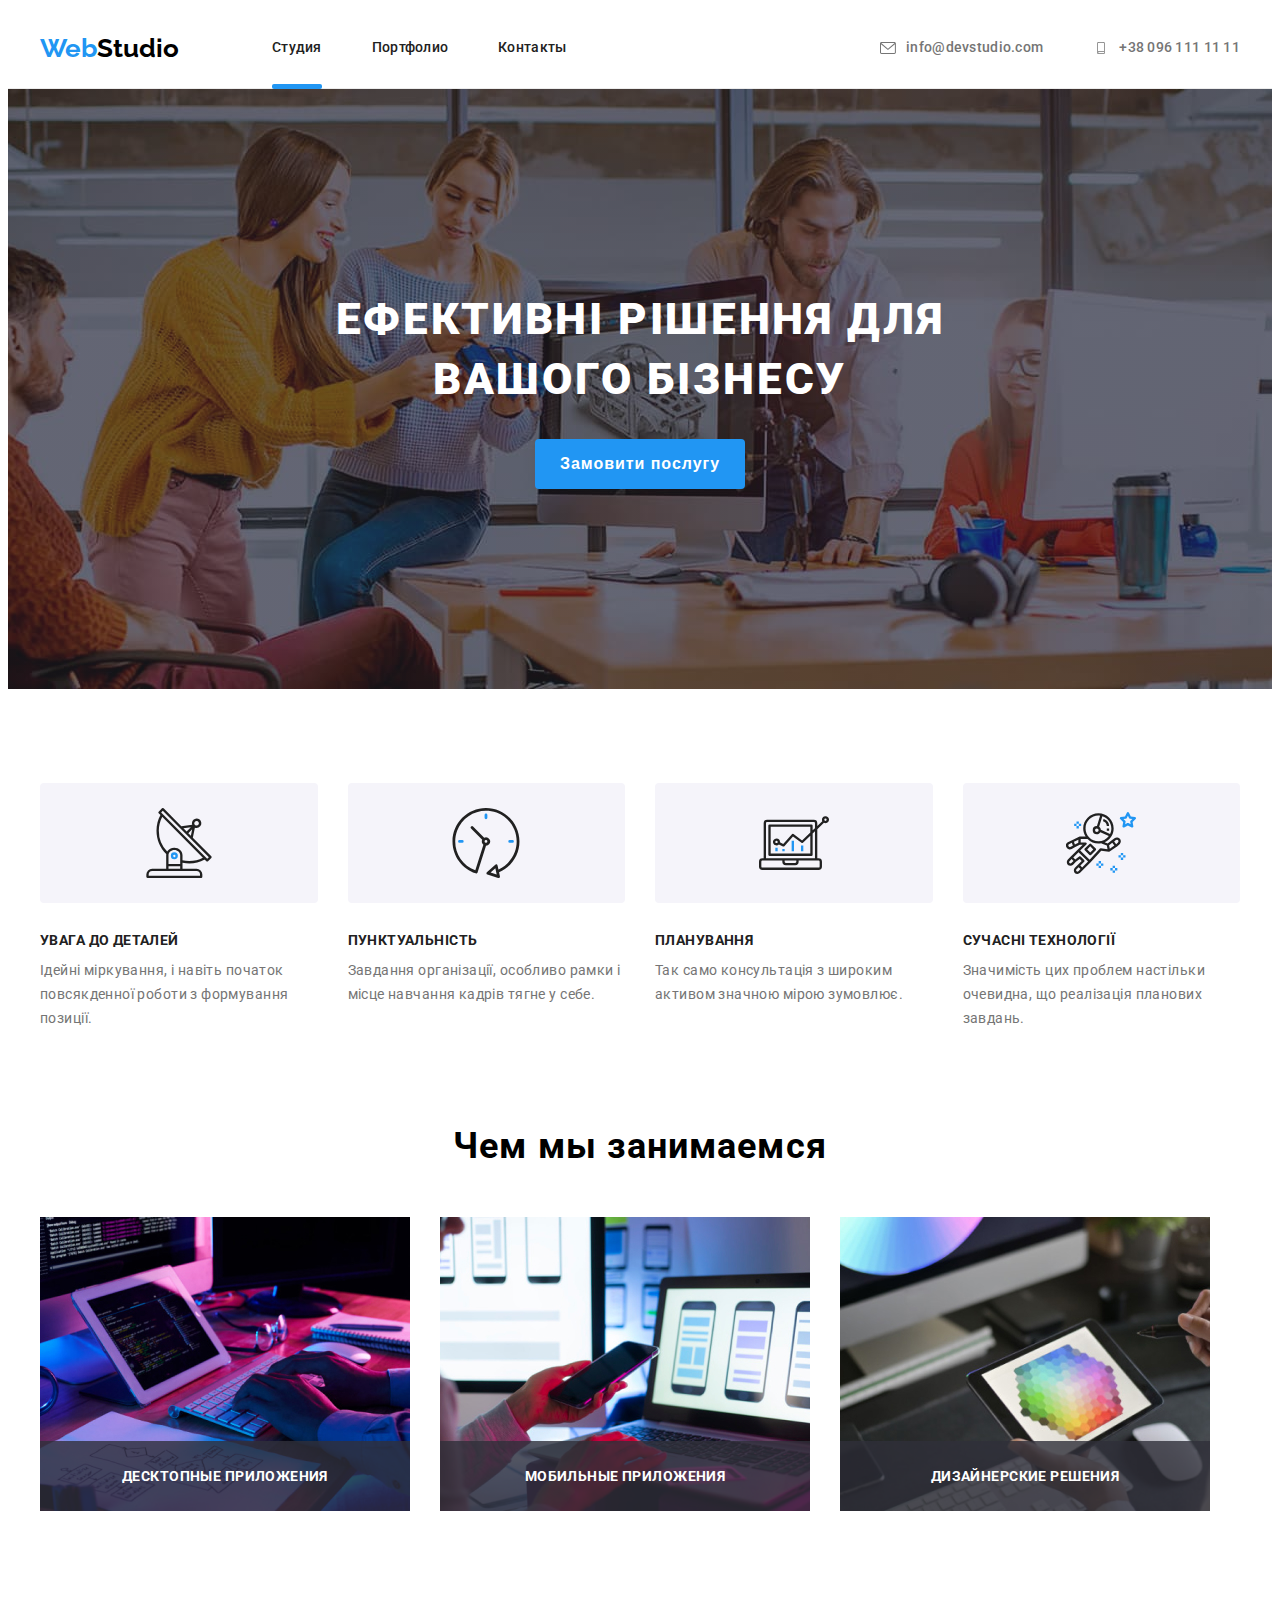
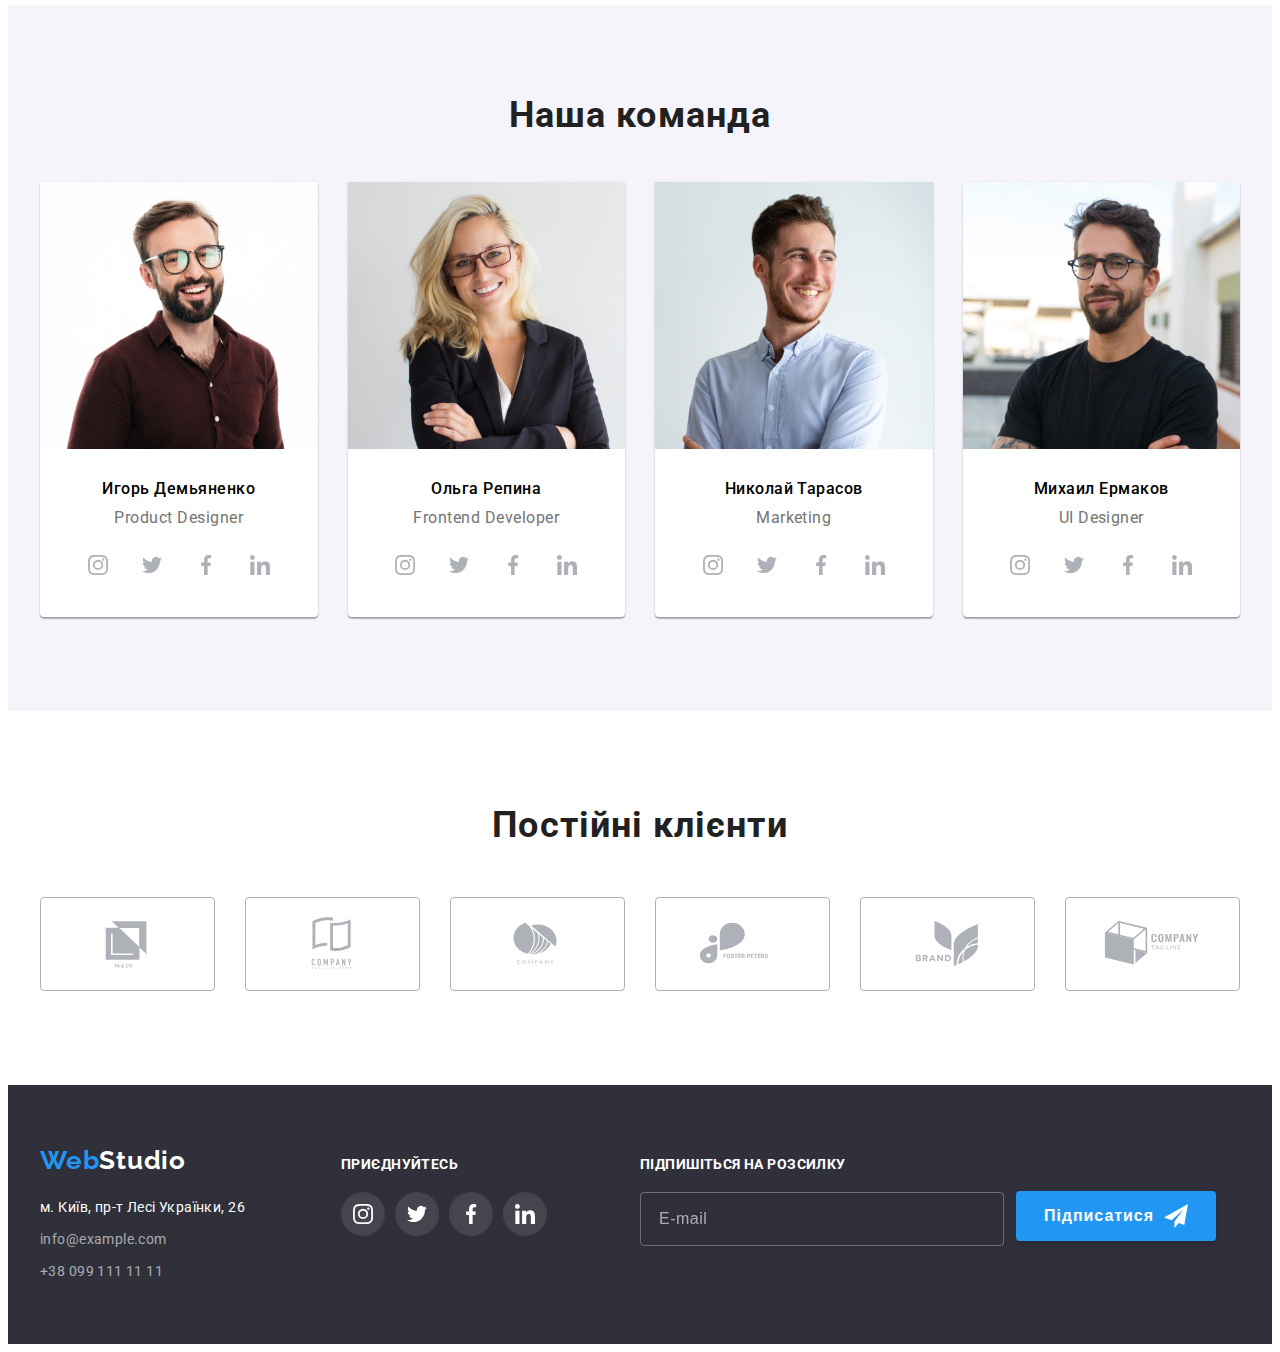
<file: index.html>
<!DOCTYPE html>
<html lang="ru">
  <head>
    <meta charset="UTF-8" />
    <meta http-equiv="X-UA-Compatible" content="IE=edge" />
    <meta name="viewport" content="width=device-width, initial-scale=1.0" />
    <title>Главная</title>
    <link rel="preconnect" href="https://fonts.googleapis.com" />
    <link rel="preconnect" href="https://fonts.gstatic.com" crossorigin />
    <link
      href="https://fonts.googleapis.com/css2?family=Raleway:wght@700&family=Roboto:wght@400;500;700;900&display=swap"
      rel="stylesheet"
    />
    <link
      rel="stylesheet"
      href="https://cdnjs.cloudflare.com/ajax/libs/modern-normalize/1.1.0/modern-normalize.min.css"
      integrity="sha512-wpPYUAdjBVSE4KJnH1VR1HeZfpl1ub8YT/NKx4PuQ5NmX2tKuGu6U/JRp5y+Y8XG2tV+wKQpNHVUX03MfMFn9Q=="
      crossorigin="anonymous"
      referrerpolicy="no-referrer"
    />
    <link rel="stylesheet" href="./css/main.min.css" />
  </head>

  <body>
    <!------------ Шапка сайта ------------>

    <header class="page-header">
      <div class="container page-header__wrapper">
        <a class="logo decor" href="./index.html"> <span class="logo__accent">Web</span>Studio</a>
        <nav class="site-nav">
          <ul class="list-style site-nav__list">
            <li class="site-nav__item">
              <a class="site-nav__link current" href="./index.html">Студия</a>
            </li>
            <li class="site-nav__item">
              <a class="site-nav__link" href="./portfolio.html">Портфолио</a>
            </li>
            <li class="site-nav__item">
              <a class="site-nav__link" href="">Контакты</a>
            </li>
          </ul>
        </nav>

        <ul class="list-style contacts">
          <li class="contacts__list">
            <a class="contacts__link" href="mailto:info@devstudio.com">
              <svg class="contacts__icon" width="16" height="12">
                <use href="./images/symbol-defs.svg#icon-email"></use>
              </svg>
              info@devstudio.com</a
            >
          </li>
          <li class="contacts__list">
            <a class="contacts__link" href="tel:+380961111111"
              ><svg class="contacts__icon" width="16" height="12">
                <use href="./images/symbol-defs.svg#icon-smartphone"></use>
              </svg>
              +38 096 111 11 11</a
            >
          </li>
        </ul>

        <!---------- mobile-menu ---------->

        <div>
          <button type="button" class="menu-button__open">
            <svg class="button__icon" width="40" height="40">
              <use href="./images/symbol-defs.svg#icon-menu-open"></use>
            </svg>
          </button>
        </div>
        <div class="mobile-menu is-hidden">
          <div class="container">
            <div class="mobile-menu__top">
              <button type="button" class="menu-button__close">
                <svg class="menu-button__icon" width="40" height="40">
                  <use href="./images/symbol-defs.svg#icon-menu-close"></use>
                </svg>
              </button>
              <nav class="mobile-nav">
                <ul class="list-style mobile-nav__list">
                  <li class="mobile-nav__item">
                    <a class="mobile-nav__link mob-current" href="./index.html">Студия</a>
                  </li>
                  <li class="mobile-nav__item">
                    <a class="mobile-nav__link" href="./portfolio.html">Портфолио</a>
                  </li>
                  <li class="mobile-nav__item">
                    <a class="mobile-nav__link" href="">Контакты</a>
                  </li>
                </ul>
              </nav>
            </div>
            <div class="mobile-menu__bottom">
              <ul class="list-style mobile-contacts">
                <li class="mobile-contacts__list">
                  <a class="mobile-contacts__tel" href="tel:+380961111111"> +38 096 111 11 11</a>
                </li>

                <li class="mobile-contacts__list">
                  <a class="mobile-contacts__link" href="mailto:info@devstudio.com">
                    info@devstudio.com</a
                  >
                </li>
              </ul>
              <ul class="mobile-soc">
                <li class="mobile-soc__item">
                  <a class="mobile-soc__link" href="">Instagram</a>
                </li>
                <li class="mobile-soc__item">
                  <a class="mobile-soc__link" href="">Twitter</a>
                </li>
                <li class="mobile-soc__item">
                  <a class="mobile-soc__link" href="">Facebook</a>
                </li>
                <li class="mobile-soc__item">
                  <a class="mobile-soc__link" href="">LinkedIn</a>
                </li>
              </ul>
            </div>
          </div>
        </div>
      </div>
    </header>

    <!------------ Основной контент ------------>

    <main>
      <section class="overlay">
        <div class="container hero-section">
          <h1 class="hero-section__title">
            Ефективні рішення для<br />
            вашого бізнесу
          </h1>
          <button data-modal-open type="button" class="hero-section__button">
            Замовити послугу
          </button>
        </div>
      </section>

      <!------------ skill-section ------------>

      <section class="section">
        <div class="container skill-section">
          <h2 hidden>Скрытый заголовок</h2>
          <ul class="skill-section__list">
            <li class="skill-section__item">
              <div class="skill-section__wrapper">
                <svg class="skill-section__icon" width="70" height="70">
                  <use href="./images/symbol-defs.svg#icon-antenna"></use>
                </svg>
              </div>
              <h3 class="skill-section__title">УВАГА ДО ДЕТАЛЕЙ</h3>
              <p class="skill-section__text">
                Ідейні міркування, і навіть початок повсякденної роботи з формування позиції.
              </p>
            </li>
            <li class="skill-section__item">
              <div class="skill-section__wrapper">
                <svg class="skill-section__icon" width="70" height="70">
                  <use href="./images/symbol-defs.svg#icon-clock"></use>
                </svg>
              </div>
              <h3 class="skill-section__title">ПУНКТУАЛЬНІСТЬ</h3>
              <p class="skill-section__text">
                Завдання організації, особливо рамки і місце навчання кадрів тягне у себе.
              </p>
            </li>
            <li class="skill-section__item">
              <div class="skill-section__wrapper">
                <svg class="skill-section__icon" width="70" height="70">
                  <use href="./images/symbol-defs.svg#icon-diagram" width="70" height="70"></use>
                </svg>
              </div>
              <h3 class="skill-section__title">ПЛАНУВАННЯ</h3>
              <p class="skill-section__text">
                Так само консультація з широким активом значною мірою зумовлює.
              </p>
            </li>
            <li class="skill-section__item">
              <div class="skill-section__wrapper">
                <svg class="skill-section__icon" width="70" height="70">
                  <use href="./images/symbol-defs.svg#icon-astronaut" width="70" height="70"></use>
                </svg>
              </div>
              <h3 class="skill-section__title">СУЧАСНІ ТЕХНОЛОГІЇ</h3>
              <p class="skill-section__text">
                Значимість цих проблем настільки очевидна, що реалізація планових завдань.
              </p>
            </li>
          </ul>
        </div>
      </section>

      <!------------ work-section ------------>

      <section class="work-section section">
        <div class="container">
          <h2 class="work-section__title">Чем мы занимаемся</h2>
          <ul class="list-style">
            <li class="work-section__item">
              <picture>
                <source srcset="./images/work-pc.jpg 1x, ./images/work-pc-x2.jpg 2x" />
                <img
                  src="./images/work-pc.jpg"
                  alt="Программист работающий в офисе"
                  width="370px"
                  height="294px"
                />
              </picture>

              <div class="work-section__wrapper">
                <p class="work-section__text">Десктопные приложения</p>
              </div>
            </li>
            <li class="work-section__item">
              <picture>
                <source srcset="./images/work-notebook.jpg 1x, ./images/work-notebook-x2.jpg 2x" />
                <img
                  src="./images/work-notebook.jpg"
                  alt="Дизайнеры разрабатываю мобильное приложение"
                  width="370px"
                  height="294px"
                />
              </picture>

              <div class="work-section__wrapper">
                <p class="work-section__text">Мобильные приложения</p>
              </div>
            </li>
            <li class="work-section__item">
              <picture>
                <source srcset="./images/work-tablet.jpg 1x, ./images/work-tablet-x2.jpg 2x" />
                <img
                  src="./images/work-tablet.jpg"
                  alt="Веб дизайн и выбор рабочего цвета"
                  width="370px"
                  height="294px"
                />
              </picture>

              <div class="work-section__wrapper">
                <p class="work-section__text">Дизайнерские решения</p>
              </div>
            </li>
          </ul>
        </div>
      </section>

      <!------------ team-section ------------>

      <section class="team-section section">
        <div class="container">
          <h2 class="team-section__title">Наша команда</h2>
          <ul class="list-style team-section__list">
            <li class="team-section__item">
              <picture>
                <source
                  srcset="./images/igor.jpg 1x, ./images/igor-x2.jpg 2x"
                  media="(min-width: 1200px)"
                />
                <source
                  srcset="./images/igor-tab.jpg 1x, ./images/igor-tab-x2.jpg 2x"
                  media="(min-width: 768px)"
                />
                <source
                  srcset="./images/igor-mob.jpg 1x, ./images/igor-mob-x2.jpg 2x"
                  media="(max-width: 767px)"
                />
                <img
                  class="team-section__image"
                  src="./images/igor-mob.jpg"
                  alt="Игорь Демьяненко"
                  width="450px"
                  height="460px"
                />
              </picture>

              <div class="team-section__wrapper">
                <h3 class="team-section__person">Игорь Демьяненко</h3>
                <p class="team-section__text">Product Designer</p>

                <ul class="social-link">
                  <li class="social-link__list">
                    <a class="social-link__item" href="#"
                      ><svg class="social-icon-style" width="20" height="20">
                        <use href="./images/symbol-defs.svg#icon-instagram"></use>
                      </svg>
                    </a>
                  </li>
                  <li class="social-link__list">
                    <a class="social-link__item" href="#"
                      ><svg class="social-link__icon" width="20" height="20">
                        <use href="./images/symbol-defs.svg#icon-twitter"></use>
                      </svg>
                    </a>
                  </li>
                  <li class="social-link__list">
                    <a class="social-link__item" href="#"
                      ><svg class="social-link__icon" width="20" height="20">
                        <use href="./images/symbol-defs.svg#icon-facebook"></use>
                      </svg>
                    </a>
                  </li>
                  <li class="social-link__list">
                    <a class="social-link__item" href="#"
                      ><svg class="social-link__icon" width="20" height="20">
                        <use href="./images/symbol-defs.svg#icon-linkedin"></use>
                      </svg>
                    </a>
                  </li>
                </ul>
              </div>
            </li>

            <li class="team-section__item">
              <picture>
                <source
                  srcset="./images/olga.jpg 1x, ./images/olga-x2.jpg 2x"
                  media="(min-width: 1200px)"
                />
                <source
                  srcset="./images/olga-tab.jpg 1x, ./images/olga-tab-x2.jpg 2x"
                  media="(min-width: 768px)"
                />
                <source
                  srcset="./images/olga-mob.jpg 1x, ./images/olga-mob-x2.jpg 2x"
                  media="(max-width: 767px)"
                />
                <img
                  class="team-section__image"
                  src="./images/olga-mob.jpg"
                  alt="Ольга Репина"
                  width="450px"
                  height="460px"
                />
              </picture>

              <div class="team-section__wrapper">
                <h3 class="team-section__person">Ольга Репина</h3>
                <p class="team-section__text">Frontend Developer</p>

                <ul class="social-link">
                  <li class="social-link__list">
                    <a class="social-link__item" href="#"
                      ><svg class="social-link__icon" width="20" height="20">
                        <use href="./images/symbol-defs.svg#icon-instagram"></use>
                      </svg>
                    </a>
                  </li>
                  <li class="social-link__list">
                    <a class="social-link__item" href="#"
                      ><svg class="social-link__icon" width="20" height="20">
                        <use href="./images/symbol-defs.svg#icon-twitter"></use>
                      </svg>
                    </a>
                  </li>
                  <li class="social-link__list">
                    <a class="social-link__item" href="#"
                      ><svg class="social-link__icon" width="20" height="20">
                        <use href="./images/symbol-defs.svg#icon-facebook"></use>
                      </svg>
                    </a>
                  </li>
                  <li class="social-link__list">
                    <a class="social-link__item" href="#"
                      ><svg class="social-link__icon" width="20" height="20">
                        <use href="./images/symbol-defs.svg#icon-linkedin"></use>
                      </svg>
                    </a>
                  </li>
                </ul>
              </div>
            </li>

            <li class="team-section__item">
              <picture>
                <source
                  srcset="./images/nikolai.jpg 1x, ./images/nikolai-x2.jpg 2x"
                  media="(min-width: 1200px)"
                />
                <source
                  srcset="./images/nikolai-tab.jpg 1x, ./images/nikolai-tab-x2.jpg 2x"
                  media="(min-width: 768px)"
                />
                <source
                  srcset="./images/nikolai-mob.jpg 1x, ./images/nikolai-mob-x2.jpg 2x"
                  media="(max-width: 767px)"
                />
                <img
                  class="team-section__image"
                  src="./images/nikolai-mob.jpg"
                  alt="Николай Тарасов"
                  width="450px"
                  height="460px"
                />
              </picture>

              <div class="team-section__wrapper">
                <h3 class="team-section__person">Николай Тарасов</h3>
                <p class="team-section__text">Marketing</p>

                <ul class="social-link">
                  <li class="social-link__list">
                    <a class="social-link__item" href="#"
                      ><svg class="social-link__icon" width="20" height="20">
                        <use href="./images/symbol-defs.svg#icon-instagram"></use>
                      </svg>
                    </a>
                  </li>
                  <li class="social-link__list">
                    <a class="social-link__item" href="#"
                      ><svg class="social-link__icon" width="20" height="20">
                        <use href="./images/symbol-defs.svg#icon-twitter"></use>
                      </svg>
                    </a>
                  </li>
                  <li class="social-link__list">
                    <a class="social-link__item" href="#"
                      ><svg class="social-link__icon" width="20" height="20">
                        <use href="./images/symbol-defs.svg#icon-facebook"></use>
                      </svg>
                    </a>
                  </li>
                  <li class="social-link__list">
                    <a class="social-link__item" href="#"
                      ><svg class="social-link__icon" width="20" height="20">
                        <use href="./images/symbol-defs.svg#icon-linkedin"></use>
                      </svg>
                    </a>
                  </li>
                </ul>
              </div>
            </li>

            <li class="team-section__item">
              <picture>
                <source
                  srcset="./images/mihail.jpg 1x, ./images/mihail-x2.jpg 2x"
                  media="(min-width: 1200px)"
                />
                <source
                  srcset="./images/mihail-tab.jpg 1x, ./images/mihail-tab-x2.jpg 2x"
                  media="(min-width: 768px)"
                />
                <source
                  srcset="./images/mihail-mob.jpg 1x, ./images/mihail-mob-x2.jpg 2x"
                  media="(max-width: 767px)"
                />
                <img
                  class="team-section__image"
                  src="./images/mihail-mob.jpg"
                  alt="Михаил Ермаков"
                  width="450px"
                  height="460px"
                />
              </picture>

              <div class="team-section__wrapper">
                <h3 class="team-section__person">Михаил Ермаков</h3>
                <p class="team-section__text">UI Designer</p>

                <ul class="social-link">
                  <li class="social-link__list">
                    <a class="social-link__item" href="#"
                      ><svg class="social-link__icon" width="20" height="20">
                        <use href="./images/symbol-defs.svg#icon-instagram"></use>
                      </svg>
                    </a>
                  </li>
                  <li class="social-link__list">
                    <a class="social-link__item" href="#"
                      ><svg class="social-link__icon" width="20" height="20">
                        <use href="./images/symbol-defs.svg#icon-twitter"></use>
                      </svg>
                    </a>
                  </li>
                  <li class="social-link__list">
                    <a class="social-link__item" href="#"
                      ><svg class="social-link__icon" width="20" height="20">
                        <use href="./images/symbol-defs.svg#icon-facebook"></use>
                      </svg>
                    </a>
                  </li>
                  <li class="social-link__list">
                    <a class="social-link__item" href="#"
                      ><svg class="social-link__icon" width="20" height="20">
                        <use href="./images/symbol-defs.svg#icon-linkedin"></use>
                      </svg>
                    </a>
                  </li>
                </ul>
              </div>
            </li>
          </ul>
        </div>
      </section>

      <!------------ clients section ------------>

      <section class="section clients-section">
        <div class="container">
          <h2 class="clients-section__title">Постійні клієнти</h2>
          <ul class="list-style clients-section__list">
            <li class="clients-section__item">
              <a class="clients-section__link" href="#">
                <svg class="clients-section__icon" width="106" height="60">
                  <use href="./images/symbol-defs.svg#icon-Logo"></use>
                </svg>
              </a>
            </li>

            <li class="clients-section__item">
              <a class="clients-section__link" href="#"
                ><svg class="clients-section__icon" width="106" height="60">
                  <use href="./images/symbol-defs.svg#icon-Logo-1"></use>
                </svg>
              </a>
            </li>

            <li class="clients-section__item">
              <a class="clients-section__link" href="#"
                ><svg class="clients-section__icon" width="106" height="60">
                  <use href="./images/symbol-defs.svg#icon-Logo-2"></use>
                </svg>
              </a>
            </li>

            <li class="clients-section__item">
              <a class="clients-section__link" href="#"
                ><svg class="clients-section__icon" width="106" height="60">
                  <use href="./images/symbol-defs.svg#icon-Logo-3"></use>
                </svg>
              </a>
            </li>

            <li class="clients-section__item">
              <a class="clients-section__link" href="#"
                ><svg class="clients-section__icon" width="106" height="60">
                  <use href="./images/symbol-defs.svg#icon-Logo-4"></use>
                </svg>
              </a>
            </li>

            <li class="clients-section__item">
              <a class="clients-section__link" href="#"
                ><svg class="clients-section__icon" width="106" height="60">
                  <use href="./images/symbol-defs.svg#icon-Logo-5"></use>
                </svg>
              </a>
            </li>
          </ul>
        </div>
      </section>
    </main>

    <!------------ Футер ------------>

    <footer class="section footer-section">
      <div class="container">
        <div class="footer-wrapper">
          <div class="footer-section__item">
            <a class="footer-logo" href="./index.html"
              ><span class="footer-logo__accent">Web</span>Studio</a
            >
            <address class="footer-adress">
              <ul class="list-style footer-adress__list">
                <li class="footer-adress__item">
                  <a class="footer-adress__link" href="https://bit.ly/3pXMvUd"
                    ><span class="footer-adress__nav">м. Київ, пр-т Лесі Українки, 26</span></a
                  >
                </li>
                <li class="footer-adress__item">
                  <a class="footer-adress__link" href="mailto:info@example.com"
                    ><span class="footer-adress__contacts">info@example.com</span></a
                  >
                </li>
                <li class="footer-adress__item">
                  <a class="footer-adress__link" href="tel:+380991111111"
                    ><span class="footer-adress__contacts">+38 099 111 11 11</span></a
                  >
                </li>
              </ul>
            </address>
          </div>

          <div class="footer-soclink">
            <h2 class="footer-soclink__text">приєднуйтесь</h2>
            <ul class="footer-soclink__list">
              <li class="footer-soclink__item">
                <a class="footer-soclink__link" href="#"
                  ><svg class="footer-soclink__icon" width="20" height="20">
                    <use href="./images/symbol-defs.svg#icon-instagram"></use>
                  </svg>
                </a>
              </li>
              <li class="footer-soclink__item">
                <a class="footer-soclink__link" href="#"
                  ><svg class="footer-soclink__icon" width="20" height="20">
                    <use href="./images/symbol-defs.svg#icon-twitter"></use>
                  </svg>
                </a>
              </li>
              <li class="footer-soclink__item">
                <a class="footer-soclink__link" href="#"
                  ><svg class="footer-soclink__icon" width="20" height="20">
                    <use href="./images/symbol-defs.svg#icon-facebook"></use>
                  </svg>
                </a>
              </li>
              <li class="footer-soclink__item">
                <a class="footer-soclink__link" href="#"
                  ><svg class="footer-soclink__icon" width="20" height="20">
                    <use href="./images/symbol-defs.svg#icon-linkedin"></use>
                  </svg>
                </a>
              </li>
            </ul>
          </div>
        </div>
        <form class="subscribe-form">
          <div class="subscribe-form__item">
            <label class="subscribe-form__label" for="subscribe-mail"
              >Підпишіться на розсилку</label
            >

            <input
              class="subscribe-form__input"
              type="email"
              name="email"
              id="subscribe-mail"
              placeholder="E-mail"
            />
          </div>
          <div class="subscribe-form__btn">
            <button class="subscribe-btn" type="submit">
              Підписатися
              <svg width="24" height="24">
                <use href="./images/symbol-defs.svg#icon-icon-send"></use>
              </svg>
            </button>
          </div>
        </form>
      </div>
    </footer>

    <!------------ modal ------------>

    <div class="backdrop is-hidden" data-modal>
      <div class="modal">
        <button type="button" class="modal__btn" data-modal-close>
          <svg class="button__icon" width="30" height="30">
            <use href="./images/symbol-defs.svg#icon-close"></use>
          </svg>
        </button>

        <form class="modal__form">
          <h2 class="modal__text">Залиште свої дані, ми вам передзвонимо</h2>

          <label class="modal__label" for="name">Ім'я</label>
          <div class="modal__item">
            <input class="modal__input" type="text" name="name" id="name" />
            <svg class="modal__icon" width="18" height="18">
              <use href="./images/symbol-defs.svg#icon-person-modal"></use>
            </svg>
          </div>

          <label class="modal__label" for="tel">Телефон</label>
          <div class="modal__item">
            <input class="modal__input" type="tel" name="tel" id="tel" />
            <svg class="modal__icon" width="18" height="18">
              <use href="./images/symbol-defs.svg#icon-phone-modal"></use>
            </svg>
          </div>

          <label class="modal__label" for="mail">Пошта</label>
          <div class="modal__item">
            <input class="modal__input" type="mail" name="mail" id="mail" />
            <svg class="modal__icon" width="18" height="18">
              <use href="./images/symbol-defs.svg#icon-email-modal"></use>
            </svg>
          </div>

          <label class="modal__label" for="comment">Коментар</label>
          <textarea
            class="modal__comment"
            name="comment"
            id="comment"
            placeholder="Введіть текст"
          ></textarea>

          <div class="modal-checkbox">
            <label class="modal-checkbox_label" for="privacy-policy"
              ><input
                class="modal-checkbox__input"
                type="checkbox"
                name="privacy-policy"
                id="privacy-policy"
              /><svg class="modal-checkbox__icon" width="16" height="15">
                <use href="./images/symbol-defs.svg#icon-check"></use>
              </svg>
              <svg class="modal-checkbox__icon--none" width="16" height="15">
                <use href="./images/symbol-defs.svg#icon-Vector"></use>
              </svg>
              <span class="modal-checkbox__text">Погоджуюся з розсилкою та приймаю</span>
              <a class="modal-checkbox__link" href="">Умови договору</a>
            </label>
          </div>
          <button disabled class="submit-btn" type="submit">Відправити</button>
        </form>
      </div>
    </div>
    <script src="./js/modal.js"></script>
    <script src="./js/menu.js"></script>
  </body>
</html>
</file>
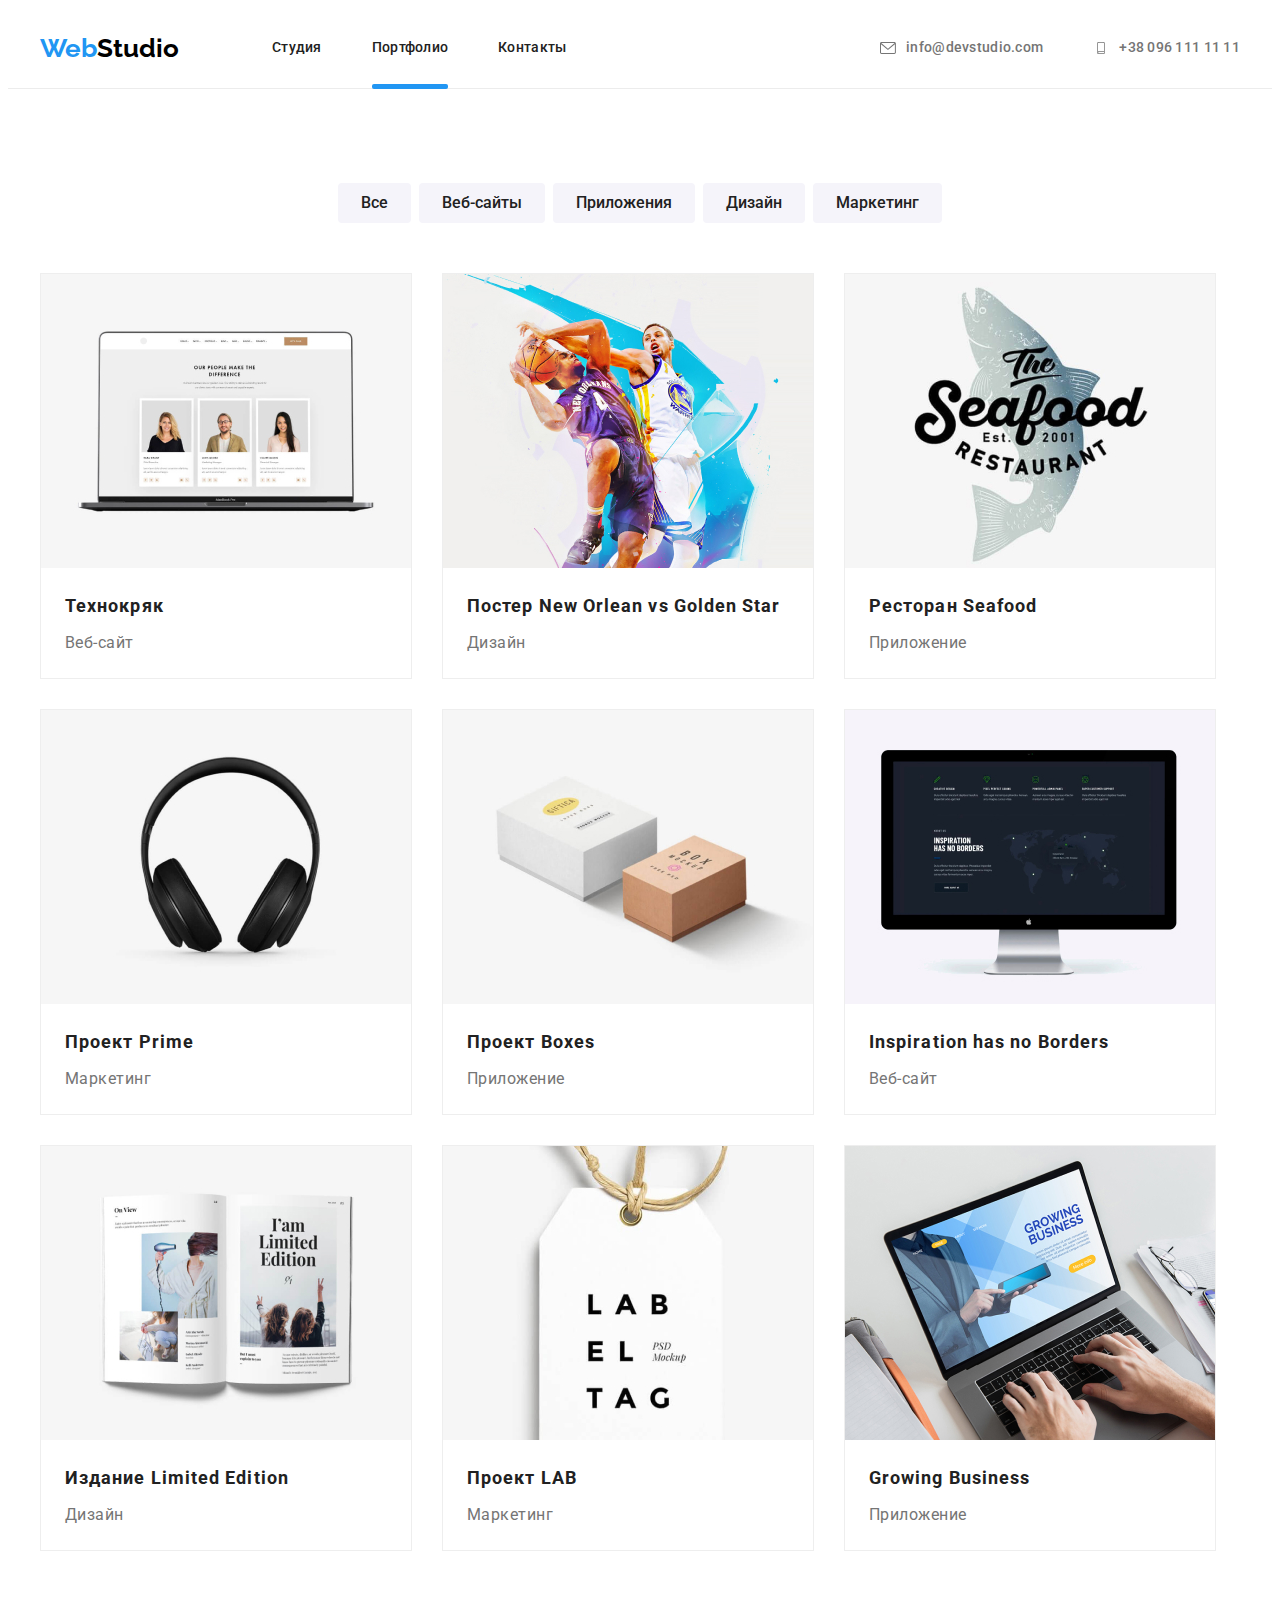
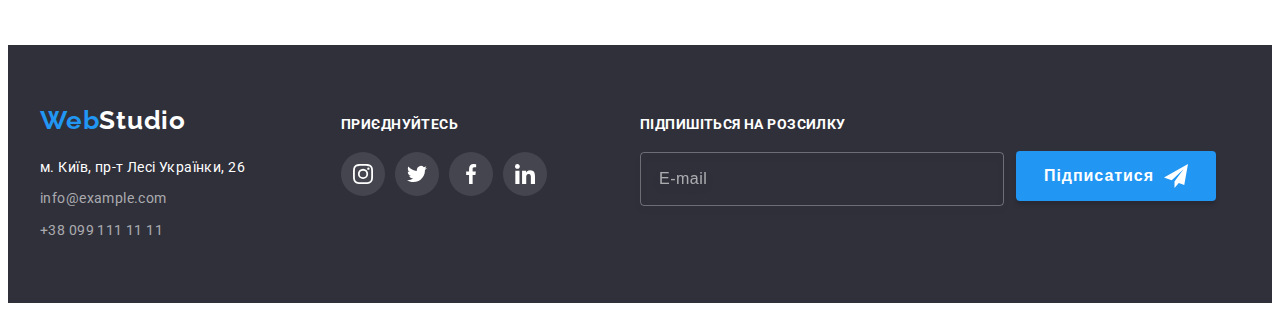
<file: portfolio.html>
<!DOCTYPE html>
<html lang="ru">
  <head>
    <meta charset="UTF-8" />
    <meta http-equiv="X-UA-Compatible" content="IE=edge" />
    <meta name="viewport" content="width=device-width, initial-scale=1.0" />
    <title>Портфолио</title>
    <link rel="preconnect" href="https://fonts.googleapis.com" />
    <link rel="preconnect" href="https://fonts.gstatic.com" crossorigin />
    <link
      href="https://fonts.googleapis.com/css2?family=Raleway:wght@700&family=Roboto:wght@400;500;700;900&display=swap"
      rel="stylesheet"
    />
    <link
      rel="stylesheet"
      href="https://cdnjs.cloudflare.com/ajax/libs/modern-normalize/1.1.0/modern-normalize.min.css"
      integrity="sha512-wpPYUAdjBVSE4KJnH1VR1HeZfpl1ub8YT/NKx4PuQ5NmX2tKuGu6U/JRp5y+Y8XG2tV+wKQpNHVUX03MfMFn9Q=="
      crossorigin="anonymous"
      referrerpolicy="no-referrer"
    />
    <link rel="stylesheet" href="./css/main.min.css" />
  </head>

  <body>
    <!------------ Шапка сайта ------------>

    <header class="page-header">
      <div class="container page-header__wrapper">
        <a class="logo decor" href="./index.html"> <span class="logo__accent">Web</span>Studio</a>
        <nav class="site-nav">
          <ul class="list-style site-nav__list">
            <li class="site-nav__item">
              <a class="site-nav__link" href="./index.html">Студия</a>
            </li>
            <li class="site-nav__item">
              <a class="site-nav__link current" href="./portfolio.html">Портфолио</a>
            </li>
            <li class="site-nav__item">
              <a class="site-nav__link" href="">Контакты</a>
            </li>
          </ul>
        </nav>

        <ul class="list-style contacts">
          <li class="contacts__list">
            <a class="contacts__link" href="mailto:info@devstudio.com">
              <svg class="contacts__icon" width="16" height="12">
                <use href="./images/symbol-defs.svg#icon-email"></use>
              </svg>
              info@devstudio.com</a
            >
          </li>
          <li class="contacts__list">
            <a class="contacts__link" href="tel:+380961111111"
              ><svg class="contacts__icon" width="16" height="12">
                <use href="./images/symbol-defs.svg#icon-smartphone"></use>
              </svg>
              +38 096 111 11 11</a
            >
          </li>
        </ul>

        <!---------- mobile-menu ---------->

        <div>
          <button type="button" class="menu-button__open">
            <svg class="button__icon" width="40" height="40">
              <use href="./images/symbol-defs.svg#icon-menu-open"></use>
            </svg>
          </button>
        </div>
        <div class="mobile-menu is-hidden">
          <div class="container">
            <div class="mobile-menu__top">
              <button type="button" class="menu-button__close">
                <svg class="menu-button__icon" width="40" height="40">
                  <use href="./images/symbol-defs.svg#icon-menu-close"></use>
                </svg>
              </button>
              <nav class="mobile-nav">
                <ul class="list-style mobile-nav__list">
                  <li class="mobile-nav__item">
                    <a class="mobile-nav__link" href="./index.html">Студия</a>
                  </li>
                  <li class="mobile-nav__item">
                    <a class="mobile-nav__link mob-current" href="./portfolio.html">Портфолио</a>
                  </li>
                  <li class="mobile-nav__item">
                    <a class="mobile-nav__link" href="">Контакты</a>
                  </li>
                </ul>
              </nav>
            </div>
            <div class="mobile-menu__bottom">
              <ul class="list-style mobile-contacts">
                <li class="mobile-contacts__list">
                  <a class="mobile-contacts__tel" href="tel:+380961111111"> +38 096 111 11 11</a>
                </li>

                <li class="mobile-contacts__list">
                  <a class="mobile-contacts__link" href="mailto:info@devstudio.com">
                    info@devstudio.com</a
                  >
                </li>
              </ul>
              <ul class="mobile-soc">
                <li class="mobile-soc__item">
                  <a class="mobile-soc__link" href="">Instagram</a>
                </li>
                <li class="mobile-soc__item">
                  <a class="mobile-soc__link" href="">Twitter</a>
                </li>
                <li class="mobile-soc__item">
                  <a class="mobile-soc__link" href="">Facebook</a>
                </li>
                <li class="mobile-soc__item">
                  <a class="mobile-soc__link" href="">LinkedIn</a>
                </li>
              </ul>
            </div>
          </div>
        </div>
      </div>
    </header>

    <!------------ Основной контент ------------>

    <main>
      <section class="section main-filter">
        <div class="container">
          <h1 hidden>Примеры работ</h1>
          <ul class="list-style main-filter__list">
            <li class="main-filter__item">
              <button type="button" class="main-filter__button">Все</button>
            </li>
            <li class="main-filter__item">
              <button type="button" class="main-filter__button">Веб-сайты</button>
            </li>
            <li class="main-filter__item">
              <button type="button" class="main-filter__button">Приложения</button>
            </li>
            <li class="main-filter__item">
              <button type="button" class="main-filter__button">Дизайн</button>
            </li>
            <li class="main-filter__item">
              <button type="button" class="main-filter__button">Маркетинг</button>
            </li>
          </ul>

          <!------------ Карточки ------------>

          <ul class="list-style card-list">
            <li class="card-list__item">
              <div class="card-list__wrapper">
                <picture>
                  <source
                    srcset="./images/techbook.jpg 1x, ./images/techbook-x2.jpg 2x"
                    media="(min-width: 1200px)"
                  />
                  <source
                    srcset="./images/techbook-tab.jpg 1x, ./images/techbook-tab-x2.jpg 2x"
                    media="(min-width: 768px)"
                  />
                  <source
                    srcset="./images/techbook-mob.jpg 1x, ./images/techbook-mob-x2.jpg 2x"
                    media="(max-width: 767px)"
                  />
                  <img
                    class="card-list__image"
                    src="./images/techbook-mob.jpg"
                    alt="Технокряк"
                    width="450px"
                    height="294px"
                  />
                </picture>

                <p class="card-list__overlay">
                  Ресурс пропонує комплексні пропозиції з різним рівнем функціоналу та сервісів. Все
                  це дозволить відвідувачу отримати вичерпні відомості про компанію чи приватну
                  особу.
                </p>
              </div>
              <div class="card-list__description">
                <h3 class="card-list__title">Технокряк</h3>
                <p class="card-list__text">Веб-сайт</p>
              </div>
            </li>

            <li class="card-list__item">
              <div class="card-list__wrapper">
                <picture>
                  <source
                    srcset="./images/poster-new-orlean.jpg 1x, ./images/poster-new-orlean-x2.jpg 2x"
                    media="(min-width: 1200px)"
                  />
                  <source
                    srcset="
                      ./images/poster-new-orlean-tab.jpg    1x,
                      ./images/poster-new-orlean-tab-x2.jpg 2x
                    "
                    media="(min-width: 768px)"
                  />
                  <source
                    srcset="
                      ./images/poster-new-orlean-mob.jpg    1x,
                      ./images/poster-new-orlean-mob-x2.jpg 2x
                    "
                    media="(max-width: 767px)"
                  />
                  <img
                    class="card-list__image"
                    src="./images/poster-new-orlean-mob.jpg"
                    alt="Постер New Orlean vs Golden Star"
                    width="450px"
                    height="294px"
                  />
                </picture>

                <p class="card-list__overlay">
                  Ресурс пропонує комплексні пропозиції з різним рівнем функціоналу та сервісів. Все
                  це дозволить відвідувачу отримати вичерпні відомості про компанію чи приватну
                  особу.
                </p>
              </div>
              <div class="card-list__description">
                <h3 class="card-list__title">Постер New Orlean vs Golden Star</h3>
                <p class="card-list__text">Дизайн</p>
              </div>
            </li>

            <li class="card-list__item">
              <div class="card-list__wrapper">
                <picture>
                  <source
                    srcset="./images/rest-seafood.jpg 1x, ./images/rest-seafood-x2.jpg 2x"
                    media="(min-width: 1200px)"
                  />
                  <source
                    srcset="./images/rest-seafood-tab.jpg 1x, ./images/rest-seafood-tab-x2.jpg 2x"
                    media="(min-width: 768px)"
                  />
                  <source
                    srcset="./images/rest-seafood-mob.jpg 1x, ./images/rest-seafood-mob-x2.jpg 2x"
                    media="(max-width: 767px)"
                  />
                  <img
                    class="card-list__image"
                    src="./images/rest-seafood-mob.jpg"
                    alt="Ресторан Seafood"
                    width="450px"
                    height="294px"
                  />
                </picture>

                <p class="card-list__overlay">
                  Ресурс пропонує комплексні пропозиції з різним рівнем функціоналу та сервісів. Все
                  це дозволить відвідувачу отримати вичерпні відомості про компанію чи приватну
                  особу.
                </p>
              </div>
              <div class="card-list__description">
                <h3 class="card-list__title">Ресторан Seafood</h3>
                <p class="card-list__text">Приложение</p>
              </div>
            </li>

            <li class="card-list__item">
              <div class="card-list__wrapper">
                <picture>
                  <source
                    srcset="./images/project-prime.jpg 1x, ./images/project-prime-x2.jpg 2x"
                    media="(min-width: 1200px)"
                  />
                  <source
                    srcset="./images/project-prime-tab.jpg 1x, ./images/project-prime-tab-x2.jpg 2x"
                    media="(min-width: 768px)"
                  />
                  <source
                    srcset="./images/project-prime-mob.jpg 1x, ./images/project-prime-mob-x2.jpg 2x"
                    media="(max-width: 767px)"
                  />
                  <img
                    class="card-list__image"
                    src="./images/project-prime-mob.jpg"
                    alt="Проект Prime"
                    width="450px"
                    height="294px"
                  />
                </picture>

                <p class="card-list__overlay">
                  Ресурс пропонує комплексні пропозиції з різним рівнем функціоналу та сервісів. Все
                  це дозволить відвідувачу отримати вичерпні відомості про компанію чи приватну
                  особу.
                </p>
              </div>
              <div class="card-list__description">
                <h3 class="card-list__title">Проект Prime</h3>
                <p class="card-list__text">Маркетинг</p>
              </div>
            </li>

            <li class="card-list__item">
              <div class="card-list__wrapper">
                <picture>
                  <source
                    srcset="./images/project-boxes.jpg 1x, ./images/project-boxes-x2.jpg 2x"
                    media="(min-width: 1200px)"
                  />
                  <source
                    srcset="./images/project-boxes-tab.jpg 1x, ./images/project-boxes-tab-x2.jpg 2x"
                    media="(min-width: 768px)"
                  />
                  <source
                    srcset="./images/project-boxes-mob.jpg 1x, ./images/project-boxes-mob-x2.jpg 2x"
                    media="(max-width: 767px)"
                  />
                  <img
                    class="card-list__image"
                    src="./images/project-boxes-mob.jpg"
                    alt="Проект Boxes"
                    width="450px"
                    height="294px"
                  />
                </picture>

                <p class="card-list__overlay">
                  Ресурс пропонує комплексні пропозиції з різним рівнем функціоналу та сервісів. Все
                  це дозволить відвідувачу отримати вичерпні відомості про компанію чи приватну
                  особу.
                </p>
              </div>
              <div class="card-list__description">
                <h3 class="card-list__title">Проект Boxes</h3>
                <p class="card-list__text">Приложение</p>
              </div>
            </li>

            <li class="card-list__item">
              <div class="card-list__wrapper">
                <picture>
                  <source
                    srcset="
                      ./images/inspiration-has-no-b.jpg    1x,
                      ./images/inspiration-has-no-b-x2.jpg 2x
                    "
                    media="(min-width: 1200px)"
                  />
                  <source
                    srcset="
                      ./images/inspiration-has-no-b-tab.jpg    1x,
                      ./images/inspiration-has-no-b-tab-x2.jpg 2x
                    "
                    media="(min-width: 768px)"
                  />
                  <source
                    srcset="
                      ./images/inspiration-has-no-b-mob.jpg    1x,
                      ./images/inspiration-has-no-b-mob-x2.jpg 2x
                    "
                    media="(max-width: 767px)"
                  />
                  <img
                    class="card-list__image"
                    src="./images/inspiration-has-no-b-mob.jpg"
                    alt="Inspiration has no Borders"
                    width="450px"
                    height="294px"
                  />
                </picture>

                <p class="card-list__overlay">
                  Ресурс пропонує комплексні пропозиції з різним рівнем функціоналу та сервісів. Все
                  це дозволить відвідувачу отримати вичерпні відомості про компанію чи приватну
                  особу.
                </p>
              </div>
              <div class="card-list__description">
                <h3 class="card-list__title">Inspiration has no Borders</h3>
                <p class="card-list__text">Веб-сайт</p>
              </div>
            </li>

            <li class="card-list__item">
              <div class="card-list__wrapper">
                <picture>
                  <source
                    srcset="./images/edition-le.jpg 1x, ./images/edition-le-x2.jpg 2x"
                    media="(min-width: 1200px)"
                  />
                  <source
                    srcset="./images/edition-le-tab.jpg 1x, ./images/edition-le-tab-x2.jpg 2x"
                    media="(min-width: 768px)"
                  />
                  <source
                    srcset="./images/edition-le-mob.jpg 1x, ./images/edition-le-mob-x2.jpg 2x"
                    media="(max-width: 767px)"
                  />
                  <img
                    class="card-list__image"
                    src="./images/edition-le-mob.jpg"
                    alt="Издание Limited Edition"
                    width="450px"
                    height="294px"
                  />
                </picture>

                <p class="card-list__overlay">
                  Ресурс пропонує комплексні пропозиції з різним рівнем функціоналу та сервісів. Все
                  це дозволить відвідувачу отримати вичерпні відомості про компанію чи приватну
                  особу.
                </p>
              </div>
              <div class="card-list__description">
                <h3 class="card-list__title">Издание Limited Edition</h3>
                <p class="card-list__text">Дизайн</p>
              </div>
            </li>

            <li class="card-list__item">
              <div class="card-list__wrapper">
                <picture>
                  <source
                    srcset="./images/project-lab.jpg 1x, ./images/project-lab-x2.jpg 2x"
                    media="(min-width: 1200px)"
                  />
                  <source
                    srcset="./images/project-lab-tab.jpg 1x, ./images/project-lab-tab-x2.jpg 2x"
                    media="(min-width: 768px)"
                  />
                  <source
                    srcset="./images/project-lab-mob.jpg 1x, ./images/project-lab-mob-x2.jpg 2x"
                    media="(max-width: 767px)"
                  />
                  <img
                    class="card-list__image"
                    src="./images/project-lab-mob.jpg"
                    alt="Проект LAB"
                    width="450px"
                    height="294px"
                  />
                </picture>

                <p class="card-list__overlay">
                  Ресурс пропонує комплексні пропозиції з різним рівнем функціоналу та сервісів. Все
                  це дозволить відвідувачу отримати вичерпні відомості про компанію чи приватну
                  особу.
                </p>
              </div>
              <div class="card-list__description">
                <h3 class="card-list__title">Проект LAB</h3>
                <p class="card-list__text">Маркетинг</p>
              </div>
            </li>

            <li class="card-list__item">
              <div>
                <div class="card-list__wrapper">
                  <picture>
                    <source
                      srcset="./images/growing-business.jpg 1x, ./images/growing-business-x2.jpg 2x"
                      media="(min-width: 1200px)"
                    />
                    <source
                      srcset="
                        ./images/growing-business-tab.jpg    1x,
                        ./images/growing-business-tab-x2.jpg 2x
                      "
                      media="(min-width: 768px)"
                    />
                    <source
                      srcset="
                        ./images/growing-business-mob.jpg    1x,
                        ./images/growing-business-mob-x2.jpg 2x
                      "
                      media="(max-width: 767px)"
                    />
                    <img
                      class="card-list__image"
                      src="./images/growing-business-mob.jpg"
                      alt="Growing Business"
                      width="450px"
                      height="294px"
                    />
                  </picture>

                  <p class="card-list__overlay">
                    Ресурс пропонує комплексні пропозиції з різним рівнем функціоналу та сервісів.
                    Все це дозволить відвідувачу отримати вичерпні відомості про компанію чи
                    приватну особу.
                  </p>
                </div>
                <div class="card-list__description">
                  <h3 class="card-list__title">Growing Business</h3>
                  <p class="card-list__text">Приложение</p>
                </div>
              </div>
            </li>
          </ul>
        </div>
      </section>
    </main>

    <!------------ Футер ------------>

    <footer class="section footer-section">
      <div class="container">
        <div class="footer-wrapper">
          <div class="footer-section__item">
            <a class="footer-logo" href="./index.html"
              ><span class="footer-logo__accent">Web</span>Studio</a
            >
            <address class="footer-adress">
              <ul class="list-style footer-adress__list">
                <li class="footer-adress__item">
                  <a class="footer-adress__link" href="https://bit.ly/3pXMvUd"
                    ><span class="footer-adress__nav">м. Київ, пр-т Лесі Українки, 26</span></a
                  >
                </li>
                <li class="footer-adress__item">
                  <a class="footer-adress__link" href="mailto:info@example.com"
                    ><span class="footer-adress__contacts">info@example.com</span></a
                  >
                </li>
                <li class="footer-adress__item">
                  <a class="footer-adress__link" href="tel:+380991111111"
                    ><span class="footer-adress__contacts">+38 099 111 11 11</span></a
                  >
                </li>
              </ul>
            </address>
          </div>

          <div class="footer-soclink">
            <h2 class="footer-soclink__text">приєднуйтесь</h2>
            <ul class="footer-soclink__list">
              <li class="footer-soclink__item">
                <a class="footer-soclink__link" href="#"
                  ><svg class="footer-soclink__icon" width="20" height="20">
                    <use href="./images/symbol-defs.svg#icon-instagram"></use>
                  </svg>
                </a>
              </li>
              <li class="footer-soclink__item">
                <a class="footer-soclink__link" href="#"
                  ><svg class="footer-soclink__icon" width="20" height="20">
                    <use href="./images/symbol-defs.svg#icon-twitter"></use>
                  </svg>
                </a>
              </li>
              <li class="footer-soclink__item">
                <a class="footer-soclink__link" href="#"
                  ><svg class="footer-soclink__icon" width="20" height="20">
                    <use href="./images/symbol-defs.svg#icon-facebook"></use>
                  </svg>
                </a>
              </li>
              <li class="footer-soclink__item">
                <a class="footer-soclink__link" href="#"
                  ><svg class="footer-soclink__icon" width="20" height="20">
                    <use href="./images/symbol-defs.svg#icon-linkedin"></use>
                  </svg>
                </a>
              </li>
            </ul>
          </div>
        </div>
        <form class="subscribe-form">
          <div class="subscribe-form__item">
            <label class="subscribe-form__label" for="subscribe-mail"
              >Підпишіться на розсилку</label
            >

            <input
              class="subscribe-form__input"
              type="email"
              name="email"
              id="subscribe-mail"
              placeholder="E-mail"
            />
          </div>
          <div class="subscribe-form__btn">
            <button class="subscribe-btn" type="submit">
              Підписатися
              <svg width="24" height="24">
                <use href="./images/symbol-defs.svg#icon-icon-send"></use>
              </svg>
            </button>
          </div>
        </form>
      </div>
    </footer>
    <script src="./js/menu.js"></script>
  </body>
</html>
</file>
<file: css/main.min.css>
img{display:block;max-width:100%;height:auto}button{cursor:pointer}body{font-family:"Roboto",sans-serif;font-style:normal;background-color:#fff}h1,h2,h3,h4,h5,h6,p{margin:0}.no-scroll{overflow:hidden}.is-hidden{opacity:0;visibility:hidden;pointer-events:none}.clients-section__link,.social-link__item,.social-link,.skill-section__wrapper,.subscribe-btn,.footer-soclink__link,.contacts__link,.site-nav,.page-header__wrapper,.modal-checkbox{display:flex;align-items:center}.skill-section__list{list-style:none;text-decoration:none;padding:0;margin:0}.list-style{list-style:none;text-decoration:none;padding:0;margin:0}.decor{text-decoration:none}.hover-style:hover,.hover-style:focus{color:#2196f3;text-decoration:none}.section{padding-top:60px;padding-bottom:60px}@media screen and (min-width: 1200px){.section{padding-top:94px;padding-bottom:94px}}.container{width:100%;max-width:1200px;padding-left:15px;padding-right:15px;margin-left:auto;margin-right:auto}@media screen and (min-width: 480px){.container{max-width:480px}}@media screen and (min-width: 768px){.container{max-width:768px}}@media screen and (min-width: 1200px){.container{max-width:1200px}}.backdrop{z-index:9;position:fixed;top:0;left:0;width:100%;height:100%;opacity:1;background-color:rgba(0,0,0,.2);transition:opacity 250ms cubic-bezier(0.4, 0, 0.2, 1),visibility 250ms cubic-bezier(0.4, 0, 0.2, 1)}.backdrop.is-hidden{opacity:0;visibility:hidden;pointer-events:none}.backdrop.is-hidden .modal{transform:translate(-50%, -50%) scale(1.3)}.logo{font-family:"Raleway";font-style:400;font-weight:700;font-size:26px;line-height:1.19;color:#000;margin:16px 0 16px 0}.logo__accent{color:#2196f3}.footer-logo{font-family:"Raleway";font-style:400;font-weight:700;font-size:26px;line-height:1.19;color:#fff;text-decoration:none}@media screen and (min-width: 768px){.footer-logo{font-weight:700;font-size:24px;line-height:28px;letter-spacing:.03em}}@media screen and (min-width: 1200px){.footer-logo{font-style:400;font-weight:700;font-size:26px;line-height:1.19;letter-spacing:.03em}}.footer-logo__accent{color:#2196f3}.modal{position:absolute;top:50%;left:50%;width:100%;max-width:450px;min-height:609px;padding:40px;background-color:#fff;box-shadow:0px 1px 3px rgba(0,0,0,.12),0px 1px 1px rgba(0,0,0,.14),0px 2px 1px rgba(0,0,0,.2);border-radius:4px;transition:transform 250ms cubic-bezier(0.4, 0, 0.2, 1);transform:translate(-50%, -50%) scale(1)}.modal__icon{transition:fill 250ms cubic-bezier(0.4, 0, 0.2, 1)}.modal__icon:hover{fill:#2196f3}@media screen and (min-width: 480px){.modal{width:450px;min-height:609px}}@media screen and (min-width: 1200px){.modal{max-width:528px;width:100%;height:581px}}.modal__btn{position:absolute;top:8px;right:8px;align-items:center;padding:0;border:none;background-color:rgba(0,0,0,0);cursor:pointer}.button__icon{transition:color 250ms cubic-bezier(0.4, 0, 0.2, 1),fill 250ms cubic-bezier(0.4, 0, 0.2, 1)}.button__icon:hover,.button__icon:focus{color:#2196f3;fill:currentColor}.modal__text{margin-bottom:12px;font-style:400;font-weight:700;font-size:20px;line-height:1.15;text-align:center;letter-spacing:.03em;color:#212121}.modal__item{position:relative;margin-top:4px;margin-bottom:10px}.modal__label{font-style:400;font-weight:400;font-size:12px;line-height:14px;letter-spacing:.01em;color:#757575}.modal__form textarea::placeholder{font-family:"Roboto";font-style:400;font-weight:400;font-size:12px;line-height:14px;letter-spacing:.01em;color:rgba(117,117,117,.5)}.modal__input{outline:none;width:100%;min-height:40px;padding-left:42px;border:1px solid rgba(33,33,33,.2);border-radius:4px;transition:border-color 250ms cubic-bezier(0.4, 0, 0.2, 1)}.modal__input:focus{border-color:#2196f3}.modal__icon{position:absolute;top:11px;left:12px;transition:fill 250ms cubic-bezier(0.4, 0, 0.2, 1)}.modal__input:focus+.modal__icon{fill:#2196f3;border-color:#2196f3}.modal__comment{padding:12px 16px;margin-top:4px;margin-bottom:20px;width:100%;min-height:120px;resize:none;outline:none;color:#000;border:1px solid rgba(33,33,33,.2);border-radius:4px;transition:border-color 250ms cubic-bezier(0.4, 0, 0.2, 1)}.modal__comment:focus{border-color:#2196f3}@media screen and (min-width: 1200px){.modal__comment{width:448px}}.modal-checkbox{position:relative;justify-content:center}.modal-checkbox__text{font-style:400;font-weight:400;font-size:12px;line-height:14px;letter-spacing:.03em;color:#757575}@media screen and (min-width: 1200px){.modal-checkbox__text{font-size:14px;line-height:24px}}.modal-checkbox__input{appearance:none;-webkit-appearance:none;-moz-appearance:none;margin:0;padding:0}.modal-checkbox__link{margin-left:2px;font-style:400;font-weight:400;font-size:12px;line-height:14px;letter-spacing:.03em;color:#2196f3;text-decoration:none;border-bottom:1px solid #2196f3}@media screen and (min-width: 1200px){.modal-checkbox__link{font-size:14px;line-height:24px}}.modal-checkbox__icon{position:absolute;top:2px;left:6px;fill:rgba(0,0,0,0)}.modal-checkbox__input:checked+.modal-checkbox__icon{background-image:url(../images/symbol-defs.svg/#icon-icon-check);fill:#2196f3}@media screen and (min-width: 1200px){.modal-checkbox__icon{top:4px;left:6px}}.modal-checkbox__icon--none{position:absolute;top:2px;left:6px;margin-top:0px}.modal-checkbox__input:checked~.modal-checkbox__icon--none{fill:#2196f3}@media screen and (min-width: 1200px){.modal-checkbox__icon--none{top:4px;left:6px}}.submit-btn{display:flex;padding:10px 52px;margin-left:auto;margin-right:auto;margin-top:30px;font-style:400;font-weight:700;font-size:16px;line-height:1.87;letter-spacing:.06em;color:#fff;background:#2196f3;box-shadow:0px 4px 4px rgba(0,0,0,.15);border-radius:4px;border:0;cursor:pointer}.mobile-menu{position:absolute;top:0;left:0;width:100vw;height:100vh;background-color:#fff;z-index:2;transition:opacity 250ms cubic-bezier(0.4, 0, 0.2, 1),visibility 250ms cubic-bezier(0.4, 0, 0.2, 1)}.mobile-menu>.container{display:flex;flex-direction:column;height:100%;justify-content:space-between;overflow:auto;padding:48px 40px 48px 40px}@media screen and (min-width: 767px){.mobile-menu{display:none}}.menu-button__open{display:flex;align-items:center;padding:0;border:none;background-color:rgba(0,0,0,0)}@media screen and (min-width: 768px){.menu-button__open{display:none}}.menu-button__close{position:absolute;top:10px;right:15px;align-items:center;padding:0;border:none;background-color:rgba(0,0,0,0);transition:color 250ms cubic-bezier(0.4, 0, 0.2, 1),fill 250ms cubic-bezier(0.4, 0, 0.2, 1)}.menu-button__close:hover,.menu-button__close:focus{color:#2196f3;fill:currentColor}.menu-button__close{margin-left:auto}.mobile-nav__item:not(:last-child){margin-bottom:32px}.mobile-nav__link{font-style:400;font-weight:500;font-size:40px;line-height:47px;letter-spacing:.02em;text-decoration:none;color:#212121}.mob-current{color:#2196f3}.mobile-contacts__tel{font-family:"Roboto";font-style:400;font-weight:500;font-size:34px;line-height:40px;letter-spacing:.02em;color:#2196f3;text-decoration:none}@media screen and (max-width: 380px){.mobile-contacts__tel{font-size:24px}}.mobile-contacts{margin-bottom:64px}.mobile-contacts__list:not(:last-child){margin-bottom:32px}.mobile-contacts__link{font-family:"Roboto";font-style:400;font-weight:500;font-size:24px;line-height:28px;letter-spacing:.02em;color:#757575;text-decoration:none}.mobile-soc{display:flex;flex-wrap:wrap;list-style:none;padding:0;gap:10px}.mobile-soc__item:not(:last-child){border-right:1px solid rgba(33,33,33,.2);padding-right:10px}.mobile-soc__link{font-family:"Roboto";font-style:400;font-weight:500;font-size:18px;line-height:22px;letter-spacing:.02em;color:#2196f3;text-decoration:none}.page-header{position:relative;border-bottom:1px solid #ececec}.site-nav__list{display:flex;margin-left:88px}@media screen and (min-width: 1200px){.site-nav__list{margin-left:93px}}@media screen and (max-width: 767px){.site-nav__list,.contacts__list{display:none}}.site-nav .site-nav__item+.site-nav__item{margin-left:50px}.site-nav__link{position:relative;display:block;padding-top:32px;padding-bottom:32px;color:#212121;font-style:normal;font-weight:500;font-size:14px;line-height:1.14;letter-spacing:.02em;text-decoration:none;transition:color 250ms cubic-bezier(0.4, 0, 0.2, 1)}.site-nav__link:hover,.site-nav__link:focus{color:#2196f3}.contacts{margin-left:auto}@media screen and (min-width: 1200px){.contacts{display:flex}}@media screen and (max-width: 1199px){.contacts .contacts__list+.contacts__list{margin-top:10px}}@media screen and (min-width: 1200px){.contacts .contacts__list+.contacts__list{margin-left:50px}}.contacts__link{font-style:400;font-weight:500;font-size:12px;line-height:14px;letter-spacing:.02em;color:#757575;text-decoration:none;transition:color 250ms cubic-bezier(0.4, 0, 0.2, 1),fill 250ms cubic-bezier(0.4, 0, 0.2, 1)}.contacts__link:hover,.contacts__link:focus{color:#2196f3;fill:currentColor}@media screen and (min-width: 1200px){.contacts__link{font-weight:500;font-size:14px;line-height:1.14}}.contacts__icon{margin-right:8px;fill:currentColor}@media screen and (min-width: 1200px){.contacts__icon{margin-right:10px}}.current::after{position:absolute;content:"";left:0;bottom:-1px;display:block;width:100%;height:5px;background:#2196f3;border-radius:2px}.footer-section{background-color:#2f303a;text-align:center}@media screen and (min-width: 1200px){.footer-section{text-align:left;padding:60px 0 60px 0}}@media screen and (min-width: 1200px){.footer-section .container{display:flex;align-items:baseline}}@media screen and (min-width: 768px){.footer-wrapper{display:flex;justify-content:center;gap:165px;margin-bottom:60px}}@media screen and (min-width: 1200px){.footer-wrapper{gap:70px;margin-right:93px;margin-bottom:0;align-items:baseline}}.footer-section__item{width:231px}@media screen and (max-width: 767px){.footer-section__item{margin-left:auto;margin-right:auto}}.footer-adress{margin-top:20px}.footer-adress__item:not(:last-child){margin-bottom:8px}.footer-adress__link{text-decoration:none}.footer-adress__nav{font-style:normal;font-weight:400;font-size:14px;line-height:1.71;letter-spacing:.03em;color:#fff;transition:color 250ms cubic-bezier(0.4, 0, 0.2, 1)}.footer-adress__nav:hover,.footer-adress__nav:focus{color:#2196f3}.footer-adress__contacts{font-style:normal;font-weight:400;font-size:14px;line-height:1.71;letter-spacing:.03em;color:rgba(255,255,255,.6);transition:color 250ms cubic-bezier(0.4, 0, 0.2, 1)}.footer-adress__contacts:hover,.footer-adress__contacts:focus{color:#2196f3}.footer-soclink{padding:60px 0}.footer-soclink__icon{fill:#fff}@media screen and (min-width: 768px){.footer-soclink{padding:0}}.footer-soclink__text{font-style:400;font-weight:700;font-size:14px;line-height:16px;letter-spacing:.03em;text-transform:uppercase;color:#fff}.footer-soclink__list{display:flex;justify-content:center;margin-top:20px;margin-bottom:0px;padding:0px;list-style:none;gap:10px}.footer-soclink__link{width:44px;height:44px;background:rgba(255,255,255,.1);border-radius:50%;justify-content:center;transition:background-color 250ms cubic-bezier(0.4, 0, 0.2, 1)}.footer-soclink__link:hover,.footer-soclink__link:focus{background-color:#2196f3}@media screen and (min-width: 1200px){.subscribe-form{display:flex}}.subscribe-form__label{display:block;margin-bottom:20px;font-style:400;font-weight:700;font-size:14px;line-height:16px;letter-spacing:.03em;text-transform:uppercase;color:#fff}.subscribe-form__input{width:100%;height:50px;font-style:400;font-weight:400;font-size:16px;line-height:20px;letter-spacing:.03em;color:#fff;background-color:rgba(0,0,0,0);border:1px solid rgba(255,255,255,.3);filter:drop-shadow(0px 4px 4px rgba(0, 0, 0, 0.15));border-radius:4px}@media screen and (min-width: 768px){.subscribe-form__input{width:450px}}@media screen and (min-width: 1200px){.subscribe-form__input{width:358px}}.subscribe-form__btn{display:flex;justify-content:center;margin-top:20px}@media screen and (min-width: 1200px){.subscribe-form__btn{margin-top:35px;margin-left:12px}}.subscribe-form__input::placeholder{padding-left:16px;font-style:400;font-weight:400;font-size:16px;line-height:20px;letter-spacing:.03em;color:rgba(255,255,255,.6)}.subscribe-btn{justify-content:center;width:200px;height:50px;padding:0;gap:10px;font-style:400;font-weight:700;font-size:16px;line-height:2.25;letter-spacing:.06em;color:#fff;background:#2196f3;box-shadow:0px 4px 4px rgba(0,0,0,.15);border-radius:4px;border:none}.overlay{background:#2f303a;margin-left:auto;margin-right:auto;background-repeat:no-repeat;background-position:center;background-size:cover}@media screen and (min-width: 250px)and (max-width: 767px){.overlay{background-image:linear-gradient(rgba(47, 48, 58, 0.4), rgba(47, 48, 58, 0.4)),url(../images/hero-mob.jpg);max-width:480px}}@media screen and (min-width: 250px)and (max-width: 767px)and (min-device-pixel-ratio: 2),screen and (min-width: 250px)and (max-width: 767px)and (-webkit-min-device-pixel-ratio: 2),screen and (min-width: 250px)and (max-width: 767px)and (min-resolution: 192dpi),screen and (min-width: 250px)and (max-width: 767px)and (min-resolution: 2dppx){.overlay{background-image:linear-gradient(rgba(47, 48, 58, 0.4), rgba(47, 48, 58, 0.4)),url(../images/hero-mob-x2.jpg)}}@media screen and (min-width: 768px)and (max-width: 1199px){.overlay{background-image:linear-gradient(rgba(47, 48, 58, 0.4), rgba(47, 48, 58, 0.4)),url(../images/hero-tab.jpg);width:768px}}@media screen and (min-width: 768px)and (max-width: 1199px)and (min-device-pixel-ratio: 2),screen and (min-width: 768px)and (max-width: 1199px)and (-webkit-min-device-pixel-ratio: 2),screen and (min-width: 768px)and (max-width: 1199px)and (min-resolution: 192dpi),screen and (min-width: 768px)and (max-width: 1199px)and (min-resolution: 2dppx){.overlay{background-image:linear-gradient(rgba(47, 48, 58, 0.4), rgba(47, 48, 58, 0.4)),url(../images/hero-tab-x2.jpg)}}@media screen and (min-width: 1200px){.overlay{background-image:linear-gradient(rgba(47, 48, 58, 0.4), rgba(47, 48, 58, 0.4)),url(../images/hero-img.jpg);max-width:1600px;height:600px}}@media screen and (min-width: 1200px)and (min-device-pixel-ratio: 2),screen and (min-width: 1200px)and (-webkit-min-device-pixel-ratio: 2),screen and (min-width: 1200px)and (min-resolution: 192dpi),screen and (min-width: 1200px)and (min-resolution: 2dppx){.overlay{background-image:linear-gradient(rgba(47, 48, 58, 0.4), rgba(47, 48, 58, 0.4)),url(../images/hero-img-x2.jpg)}}.hero-section{padding-top:118px;padding-bottom:118px;text-align:center}@media screen and (min-width: 1200px){.hero-section{padding-top:200px;padding-bottom:200px}}.hero-section__title{font-style:400;font-weight:900;font-size:26px;line-height:42px;letter-spacing:.06em;text-transform:uppercase;color:#fff;margin-bottom:30px}@media screen and (min-width: 1200px){.hero-section__title{font-size:44px;line-height:60px}}.hero-section__button{min-width:200px;height:50px;cursor:pointer;font-weight:700;font-size:16px;line-height:.53;align-items:center;text-align:center;letter-spacing:.06em;color:#fff;border-radius:4px;padding:10px 24px;border:1px solid rgba(0,0,0,0);background-color:#2196f3}@media screen and (min-width: 768px){.skill-section__list{display:flex;flex-wrap:wrap;gap:30px}}@media screen and (max-width: 767px){.skill-section__item:not(:last-child){margin-bottom:30px}}@media screen and (min-width: 768px){.skill-section__item{flex-wrap:wrap;width:calc((100% - 30px)/2)}}@media screen and (min-width: 1200px){.skill-section__item{flex-wrap:wrap;width:calc((100% - 90px)/4)}.skill-section__item:not(:last-child){margin-bottom:0}}.skill-section__wrapper{justify-content:center;width:100%;height:120px;background:#f5f4fa;border-radius:4px;margin-bottom:30px}.skill-section__title{text-align:center;font-weight:700;font-size:14px;line-height:1.14;letter-spacing:.03em;text-transform:uppercase;color:#212121;margin-bottom:10px}@media screen and (min-width: 768px){.skill-section__title{text-align:left}}.skill-section__text{font-weight:400;font-size:14px;line-height:1.71;letter-spacing:.03em;color:#757575}.work-section{display:none;padding-top:0px}.work-section__item{position:relative;width:370px;height:294px}.work-section__item:not(:last-child){margin-right:30px}@media screen and (min-width: 1200px){.work-section{display:block}}.work-section__title{font-style:normal;font-weight:700;font-size:36px;line-height:1.17;text-align:center;letter-spacing:.03em}.work-section .list-style{display:flex;margin-top:50px}.work-section__wrapper{width:100%;position:absolute;bottom:0;background:rgba(47,48,58,.8);padding:27px 0 27px 0}.work-section__text{font-weight:700;font-size:14px;line-height:16px;text-align:center;letter-spacing:.03em;text-transform:uppercase;color:#fff}.team-section{background:#f5f4fa}@media screen and (min-width: 768px){.team-section__list{display:flex;flex-wrap:wrap;gap:30px}}.team-section__item{box-shadow:0px 1px 3px rgba(0,0,0,.12),0px 1px 1px rgba(0,0,0,.14),0px 2px 1px rgba(0,0,0,.2);border-radius:0px 0px 4px 4px;background:#fff}.team-section__item:not(:last-child){margin-bottom:30px}@media screen and (min-width: 768px){.team-section__item{width:calc((100% - 30px)/2)}.team-section__item:not(:last-child){margin-bottom:0}}@media screen and (min-width: 1200px){.team-section__item{width:calc((100% - 90px)/4)}.team-section__item:not(:last-child){margin-bottom:0}}.team-section__title{margin-bottom:30px;font-style:400;font-weight:700;font-size:28px;line-height:33px;text-align:center;letter-spacing:.03em;color:#212121}@media screen and (min-width: 1200px){.team-section__title{margin-bottom:50px;font-size:36px}}.team-section__person{font-style:normal;font-weight:500;font-size:16px;line-height:1.19;text-align:center;letter-spacing:.03em}.team-section__text{font-size:16px;line-height:1.19;text-align:center;letter-spacing:.03em;color:#757575;margin:10px 0 16px 0}.team-section__wrapper{padding-top:30px;padding-bottom:30px}.social-link{list-style:none;padding:0;gap:10px;justify-content:center}.social-link__item{justify-content:center;width:44px;height:44px;background:#fff;fill:#afb1b8;border-radius:50%;transition:background-color 250ms cubic-bezier(0.4, 0, 0.2, 1),fill 250ms cubic-bezier(0.4, 0, 0.2, 1)}.social-link__item:hover,.social-link__item:focus{background-color:#2196f3;fill:#fff}@media screen and (min-width: 1200px){.skill-section .container{padding-top:94px;padding-bottom:94px}}.clients-section__title{font-style:400;font-weight:700;font-size:28px;line-height:1.16;text-align:center;letter-spacing:.03em;color:#212121}@media screen and (min-width: 1200px){.clients-section__title{font-size:36px}}.clients-section__list{display:flex;flex-wrap:wrap;margin-top:30px;gap:30px}@media screen and (min-width: 1200px){.clients-section__list{margin-top:50px}}.clients-section__item{width:calc((100% - 30px)/2)}@media screen and (min-width: 768px){.clients-section__item{width:calc((100% - 60px)/3)}}@media screen and (min-width: 1200px){.clients-section__item{width:calc((100% - 150px)/6)}}.clients-section__link{height:92px;border:1px solid #afb1b8;border-radius:4px;justify-content:center;color:#afb1b8;transition:color 250ms cubic-bezier(0.4, 0, 0.2, 1),border-color 250ms cubic-bezier(0.4, 0, 0.2, 1)}.clients-section__link:hover,.clients-section__link:focus{color:#2196f3;border-color:#2196f3}.clients-section__icon{max-width:210px;fill:currentColor}.main-filter__list{display:flex}@media screen and (max-width: 767px){.main-filter__list{flex-wrap:wrap;gap:8px;row-gap:15px;margin-bottom:40px}}@media screen and (min-width: 768px){.main-filter__list{justify-content:center;margin-bottom:30px;gap:8px}}@media screen and (min-width: 1200px){.main-filter__list{margin-bottom:50px}}.main-filter__button{padding:6px 22px;background:#f5f4fa;border-radius:4px;font-family:"Roboto";font-style:inherit;font-weight:500;font-size:16px;line-height:1.62;color:#212121;cursor:pointer;border:1px solid rgba(0,0,0,0);transition:background-color 250ms cubic-bezier(0.4, 0, 0.2, 1),color 250ms cubic-bezier(0.4, 0, 0.2, 1),box-shadow 250ms cubic-bezier(0.4, 0, 0.2, 1)}.main-filter__button:hover,.main-filter__button:focus{background-color:#2196f3;color:#fff;box-shadow:0px 3px 1px rgba(0,0,0,.1),0px 1px 2px rgba(0,0,0,.08),0px 2px 2px rgba(0,0,0,.12)}@media screen and (min-width: 1200px){.main-filter__button{padding:6px 22px}}@media screen and (min-width: 768px){.card-list{display:flex;flex-wrap:wrap;gap:30px}}@media screen and (min-width: 1200px){.card-list{margin-top:50px;gap:0}}@media screen and (max-width: 767px){.card-list__item:not(:last-child){margin-bottom:30px}}.card-list__wrapper{position:relative;overflow:hidden;max-width:450px}@media screen and (min-width: 768px){.card-list__wrapper{width:354px;height:294px}}@media screen and (min-width: 1200px){.card-list__wrapper{width:370px;height:294px}}.card-list__overlay{position:absolute;display:inline-block;content:"";padding:63px 24px;font-style:400;font-weight:400;font-size:18px;line-height:1.55;letter-spacing:.03em;color:#fff;bottom:0;left:0;width:100%;height:100%;background-color:rgba(33,150,243,.9);transform:translatey(100%);transition:transform 250ms cubic-bezier(0.4, 0, 0.2, 1)}@media screen and (max-width: 400px){.card-list__overlay{padding:40px 24px;font-size:13px}}.card-list__item:hover .card-list__overlay,.card-list__item:focus .card-list__overlay{transform:translatey(0%)}.card-list__item{background:#fff;border:1px solid #eee;transition:box-shadow 250ms cubic-bezier(0.4, 0, 0.2, 1)}.card-list__item:hover,.card-list__item:focus{box-shadow:0px 1px 1px rgba(0,0,0,.12),0px 4px 4px rgba(0,0,0,.06),1px 4px 6px rgba(0,0,0,.16)}@media screen and (min-width: 768px){.card-list__item{width:calc((100% - 30px)/2)}}@media screen and (min-width: 1200px){.card-list__item{margin-right:30px;margin-bottom:30px;width:370px}.card-list__item:nth-child(3n){margin-right:0}.card-list__item:nth-last-child(-n+3){margin-bottom:0}}.card-list__image{display:block;width:100%;height:auto}.card-list__title{font-weight:700;font-size:18px;line-height:2;letter-spacing:.06em;color:#212121;margin-bottom:4px}.card-list__text{font-weight:400;font-size:16px;line-height:1.87;letter-spacing:.03em;color:#757575}.card-list__description{padding:20px 24px}/*# sourceMappingURL=main.min.css.map */
</file>
